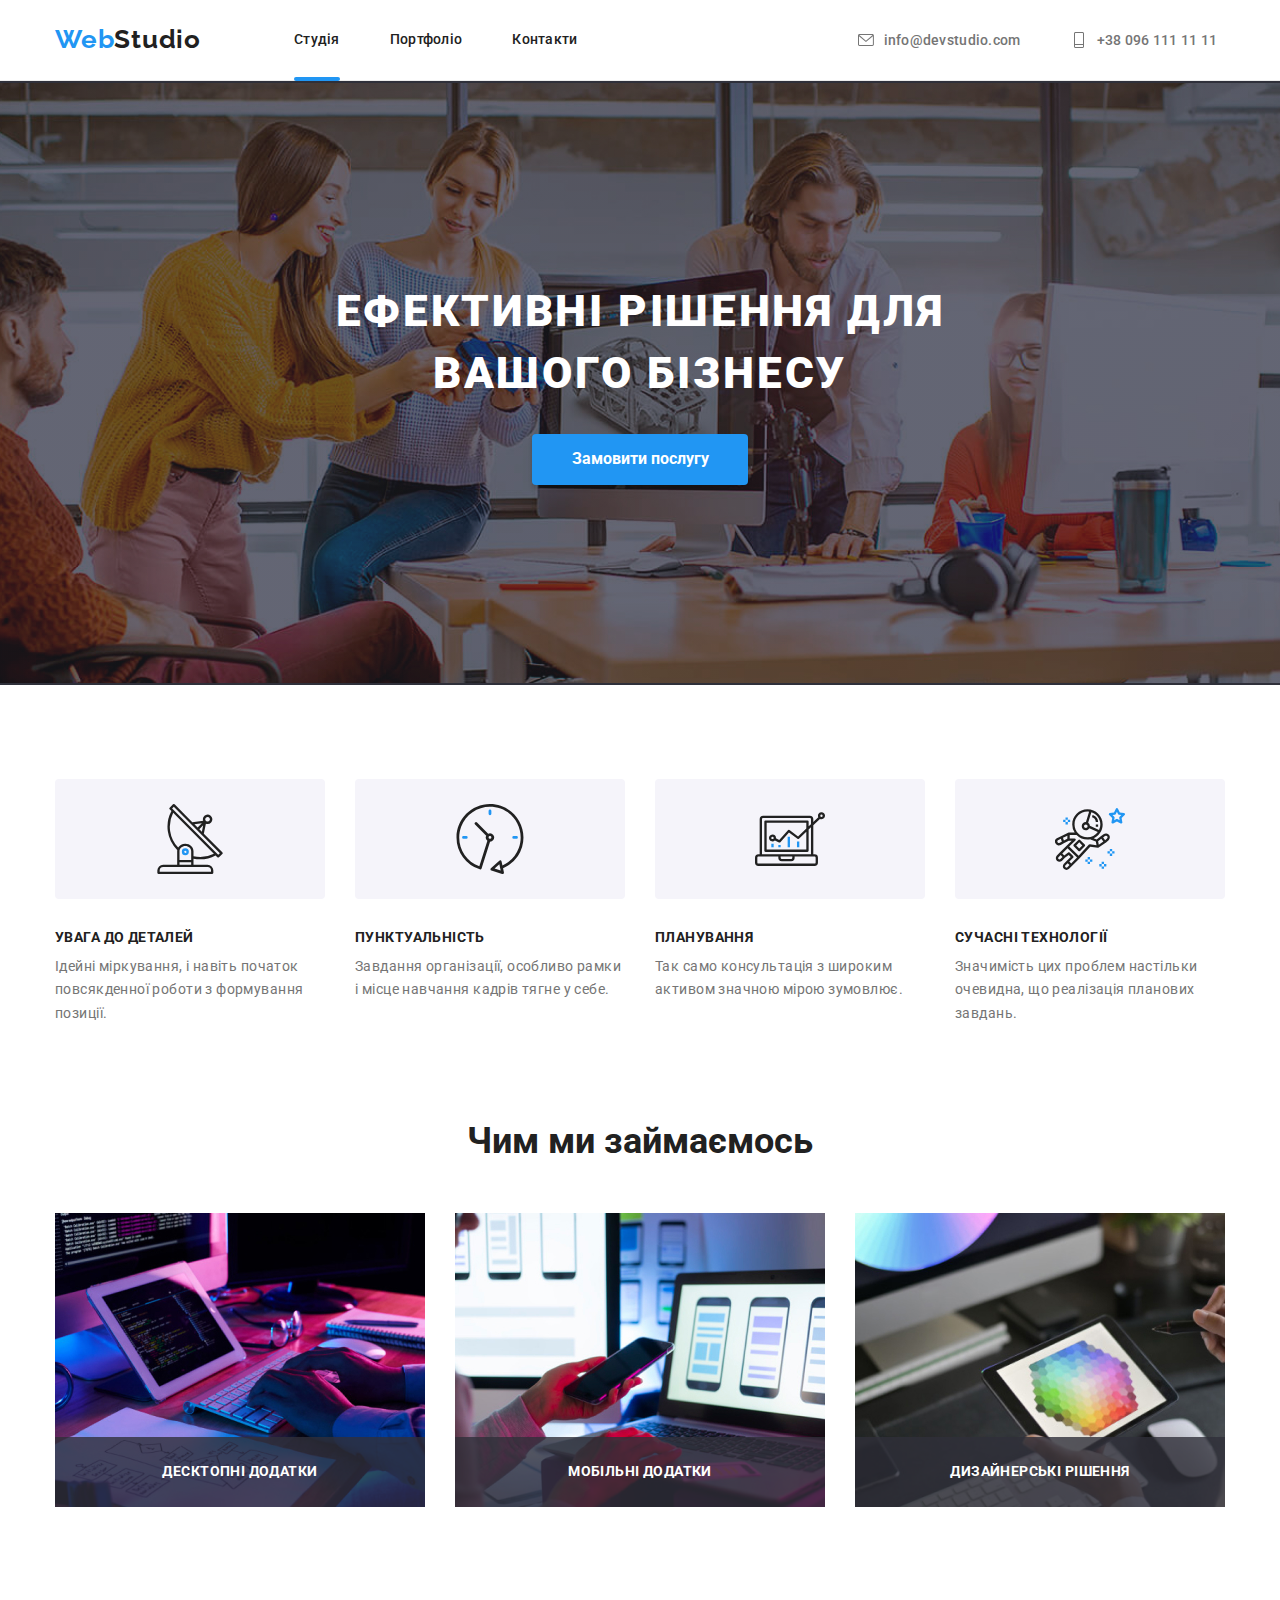
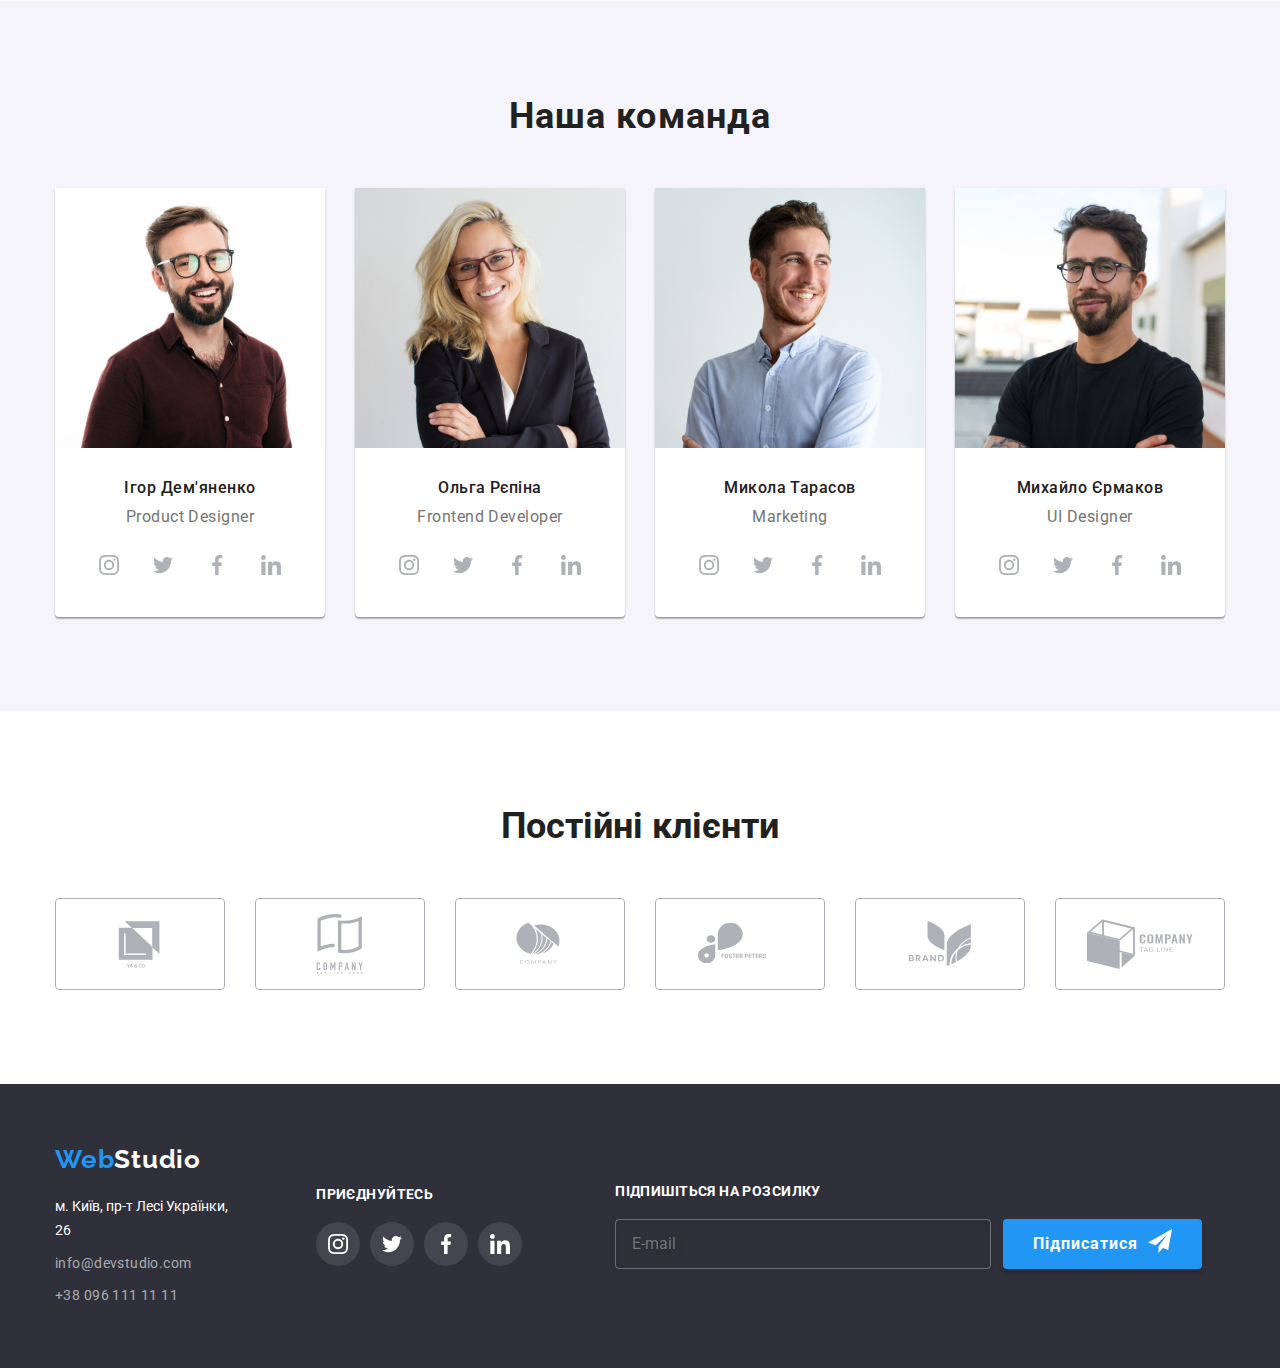
<file: index.html>
<!DOCTYPE html>
<html lang="uk">
<head>
    <meta charset="UTF-8">
    <meta http-equiv="X-UA-Compatible" content="IE=edge">
    <meta name="viewport" content="width=device-width, initial-scale=1.0">
    <link rel="preconnect" href="https://fonts.googleapis.com">
    <link rel="preconnect" href="https://fonts.gstatic.com" crossorigin>
    <link href="https://fonts.googleapis.com/css2?family=Raleway:wght@700&family=Roboto:wght@400;500;700;900&display=swap"
        rel="stylesheet">
    <link rel="stylesheet" href="https://cdnjs.cloudflare.com/ajax/libs/modern-normalize/1.1.0/modern-normalize.min.css">
    <link rel="stylesheet" href="styles/styles.css">
    <title>Головна</title>
</head>
<body>
    <!--Верхня лінія-->
    <header>
        <div class="container top">
            <nav class="top">
                <a class="logo" href="./index.html">Web<span class="logo-black">Studio</span></a>
                <ul class="nav">
                    <li class="nav-list">
                        <a class="item current" href="./index.html">Студія</a>
                    </li>
                    <li class="nav-list">
                        <a class="item" href="./portfolio.html">Портфоліо</a>
                    </li>
                    <li class="nav-list">
                        <a class="item" href="">Контакти</a>
                    </li>
                </ul>
                <ul class="adr-list">
                    <li class="item">
                        <a class="top-adr" href="mailto:info@devstudio.com">
                            <span class="header-icon">
                                <svg class="contact-icon" width="16" height="16">
                                    <use href="./images/icons.svg#icon-mail"></use>
                                </svg>
                            </span>
                            info@devstudio.com</a>
                    </li>
                    <li class="item">
                        <a class="top-adr" href="tel:+380961111111">
                            <span class="header-icon">
                                <svg class="contact-icon" width="16" height="16">
                                    <use href="./images/icons.svg#icon-tel"></use>
                                </svg>
                            </span>
                            +38 096 111 11 11</a>
                    </li>
                </ul>
            </nav>
        </div>
    </header>
    <main>
    <!--Герой-->
    <section class="solution section">
        <div class="container">
            <h1 class="solution-text">ЕФЕКТИВНІ РІШЕННЯ ДЛЯ<br> ВАШОГО БІЗНЕСУ</h1>
        <button type="button" class="solution-button" data-modal-open>Замовити послугу</button>
        </div>
        <!--Модальне вікно-->
        <div class="backdrop is-hidden" data-modal>
            <div class="modal">
                <button class="close" data-modal-close>
                    <svg class="close-svg" width="18" height="18">
                        <use href="./images/icons.svg#icon-close"></use>
                    </svg>
                </button>
                <!--Форма-->
                <h2 class="form-title">Залиште свої дані, ми вам передзвонимо</h2>
                <form name="contact-form" class="contact-form">
                    <label class="form-label" for="person-name">Ім'я</label>
                    <div class="form-control">
                        <input class="form-input" id="person-name" type="text" name="person-name" required/>
                        <svg class="form-icon" width="16" height="16">
                            <use href="./images/icons.svg#icon-person-black"></use>
                        </svg>
                    </div>
                
                    <label class="form-label" for="person-phone">Телефон</label>
                    <div class="form-control">
                        <input class="form-input" id="person-phone" type="tel" name="person-phone" required/>
                        <svg class="form-icon" width="16" height="16">
                            <use href="./images/icons.svg#icon-phone-black"></use>
                        </svg>
                    </div>
                
                    <label class="form-label" for="person-mail">Пошта</label>
                    <div class="form-control">
                        <input class="form-input" id="person-mail" type="email" name="person-mail" required/>
                        <svg class="form-icon" width="16" height="16">
                            <use href="./images/icons.svg#icon-email-black"></use>
                        </svg>
                    </div>
                
                    <label class="form-label" for="person-comment">Коментар</label>
                    <textarea class="form-textarea" id="person-comment" name="person-comment"
                        placeholder="Введіть коментар..."></textarea>
                
                    <input class="checkbox-input visually-hidden" id="terms-checkbox" type="checkbox" name="terms-checkbox" />
                    <label class="checkbox-label" for="terms-checkbox">
                        Погоджуюся з розсилкою та приймаю
                        <a class="form-link" href="#">Умови договору</a>
                    </label>
                
                    <button class="form-button primary-button" type="submit">
                        Віправити
                    </button>
                </form>
                <!--Кінець форми-->
            </div>
        </div>
    </section>
    <!--Особливості-->
    <section class="feature section">
        <div class="container">
            <h2 class="visually-hidden">Особливості</h2>
            <ul class="features">
                <li class="features-item">
                        <div class="group-icon">
                            <svg class="feature-icon" width="70" height="70">
                            <use href="./images/icons.svg#icon-antenna"></use>
                        </svg>
                        </div>
                        <h3 class="features-title">УВАГА ДО ДЕТАЛЕЙ</h3>
                        <p class="features-text">Ідейні міркування, і навіть початок повсякденної роботи з формування позиції.</p>
                </li>
                <li class="item">
                    <div class="group-icon">
                        <svg class="feature-icon" width="70" height="70">
                            <use href="./images/icons.svg#icon-clock"></use>
                        </svg>
                    </div>
                    <h3 class="features-title">ПУНКТУАЛЬНІСТЬ</h3>
                    <p class="features-text">Завдання організації, особливо рамки і місце навчання кадрів тягне у себе.</p>
                </li>
                <li class="item">
                    <div class="group-icon">
                        <svg class="feature-icon" width="70" height="70">
                            <use href="./images/icons.svg#icon-diagram"></use>
                        </svg>
                    </div>
                    <h3 class="features-title">ПЛАНУВАННЯ</h3>
                    <p class="features-text">Так само консультація з широким активом значною мірою зумовлює.</p>
                </li>
                <li class="item">
                <div class="group-icon">
                    <svg class="feature-icon" width="70" height="70">
                        <use href="./images/icons.svg#icon-astronaut"></use>
                    </svg>
                </div>
                    <h3 class="features-title">СУЧАСНІ ТЕХНОЛОГІЇ</h3>
                    <p class="features-text">Значимість цих проблем настільки очевидна, що реалізація планових завдань.</p>
                </li>
            </ul>
        </div>    
    </section>
    <!--Чим ми займаємось-->
    <section class="section work">
        <div class="container">
            <h2 class="what-we-do-text">Чим ми займаємось</h2>
            <ul class="what-we-do">
                <li class="item">
                    <div class="work-item">
                        <img src="images/img1.jpg" alt="Програміст пише код" width="370">
                        <div class="thumb-work">
                            <p class="work-title">Десктопні додатки</p>
                        </div>
                    </div>
                    
                </li>
                <li class="item">
                    <div class="work-item">
                        <img src="images/img2.jpg" alt="Розробник працює над інтерфейсом мобільного телефону" width="370">
                        <div class="thumb-work">
                            <p class="work-title">Мобільні додатки</p>
                        </div>
                    </div>
                </li>
                <li class="item">
                    <div class="work-item">
                        <img src="images/img3.jpg" alt="Дизайнер тримає в руках планшет та вибирає колір макету" width="370">
                        <div class="thumb-work">
                            <p class="work-title">Дизайнерські рішення</p>
                        </div>
                    </div>
                </li>
            </ul>
        </div>
    </section>
    <!--Наша команда-->
    <section class="section our-team">
        <div class="container">
            <h2 class="team-title">Наша команда</h2>
        <ul class="team">
                <li class="team-item">
                        <img src="images/photo1.jpg" alt="Фото 1" width="270">
                        <div class="team-box">
                            <h3 class="team-member">Ігор Дем'яненко</h3>
                            <p class="team-text">Product Designer</p>
                            <ul class="team-netlist">
                                <li class="netlink-item">
                                    <a href="" class="netlink">
                                        <svg class="net-icon" width="20" height="20">
                                            <use href="./images/icons.svg#icon-instagram"></use>
                                        </svg>
                                    </a>
                                </li>
                                <li class="netlink-item">
                                    <a href="" class="netlink">
                                        <svg class="net-icon" width="20" height="20">
                                            <use href="./images/icons.svg#icon-twitter"></use>
                                        </svg>
                                    </a>
                                </li>
                                <li class="netlink-item">
                                    <a href="" class="netlink">
                                        <svg class="net-icon" width="20" height="20">
                                            <use href="./images/icons.svg#icon-facebook"></use>
                                        </svg>
                                    </a>
                                </li>
                                <li class="netlink-item">
                                    <a href="" class="netlink">
                                        <svg class="net-icon" width="20" height="20">
                                            <use href="./images/icons.svg#icon-linkedin"></use>
                                        </svg>
                                    </a>
                                </li>
                            </ul>
                        </div>
                </li>
                <li class="team-item">
                        <img src="images/photo2.jpg" alt="Фото 2" width="270">
                        <div class="team-box">
                            <h3 class="team-member">Ольга Рєпіна</h3>
                            <p class="team-text">Frontend Developer</p>
                            <ul class="team-netlist">
                                <li class="netlink-item">
                                    <a href="" class="netlink">
                                        <svg class="net-icon" width="20" height="20">
                                            <use href="./images/icons.svg#icon-instagram"></use>
                                        </svg>
                                    </a>
                                </li>
                                <li class="netlink-item">
                                    <a href="" class="netlink">
                                        <svg class="net-icon" width="20" height="20">
                                            <use href="./images/icons.svg#icon-twitter"></use>
                                        </svg>
                                    </a>
                                </li>
                                <li class="netlink-item">
                                    <a href="" class="netlink">
                                        <svg class="net-icon" width="20" height="20">
                                            <use href="./images/icons.svg#icon-facebook"></use>
                                        </svg>
                                    </a>
                                </li>
                                <li class="netlink-item">
                                    <a href="" class="netlink">
                                        <svg class="net-icon" width="20" height="20">
                                            <use href="./images/icons.svg#icon-linkedin"></use>
                                        </svg>
                                    </a>
                                </li>
                            </ul>
                        </div>
                </li>
                <li class="team-item">
                        <img src="images/photo3.jpg" alt="Фото 3" width="270">
                        <div class="team-box">
                            <h3 class="team-member">Микола Тарасов</h3>
                            <p class="team-text">Marketing</p>
                            <ul class="team-netlist">
                                <li class="netlink-item">
                                    <a href="" class="netlink">
                                        <svg class="net-icon" width="20" height="20">
                                            <use href="./images/icons.svg#icon-instagram"></use>
                                        </svg>
                                    </a>
                                </li>
                                <li class="netlink-item">
                                    <a href="" class="netlink">
                                        <svg class="net-icon" width="20" height="20">
                                            <use href="./images/icons.svg#icon-twitter"></use>
                                        </svg>
                                    </a>
                                </li>
                                <li class="netlink-item">
                                    <a href="" class="netlink">
                                        <svg class="net-icon" width="20" height="20">
                                            <use href="./images/icons.svg#icon-facebook"></use>
                                        </svg>
                                    </a>
                                </li>
                                <li class="netlink-item">
                                    <a href="" class="netlink">
                                        <svg class="net-icon" width="20" height="20">
                                            <use href="./images/icons.svg#icon-linkedin"></use>
                                        </svg>
                                    </a>
                                </li>
                            </ul>
                        </div>
                </li>
                <li class="team-item">
                        <img src="images/photo4.jpg" alt="Фото 4" width="270">
                        <div class="team-box">
                            <h3 class="team-member">Михайло Єрмаков</h3>
                            <p class="team-text">UI Designer</p>
                            <ul class="team-netlist">
                                <li class="netlink-item">
                                    <a href="" class="netlink">
                                        <svg class="net-icon" width="20" height="20">
                                            <use href="./images/icons.svg#icon-instagram"></use>
                                        </svg>
                                    </a>
                                </li>
                                <li class="netlink-item">
                                    <a href="" class="netlink">
                                        <svg class="net-icon" width="20" height="20">
                                            <use href="./images/icons.svg#icon-twitter"></use>
                                        </svg>
                                    </a>
                                </li>
                                <li class="netlink-item">
                                    <a href="" class="netlink">
                                        <svg class="net-icon" width="20" height="20">
                                            <use href="./images/icons.svg#icon-facebook"></use>
                                        </svg>
                                    </a>
                                </li>
                                <li class="netlink-item">
                                    <a href="" class="netlink">
                                        <svg class="net-icon" width="20" height="20">
                                            <use href="./images/icons.svg#icon-linkedin"></use>
                                        </svg>
                                    </a>
                                </li>
                            </ul>
                        </div>
                </li> 
        </ul>
        </div>
    </section>
    <!--Постійні клієнти-->
    <section class="section clients">
        <div class="container">
            <h2 class="clients-title">Постійні клієнти</h2>
                <ul class="client-list">
                    <li class="client-item">
                        <a class="client-link" href="">
                            <svg class="client-icon" width="106" height="60">
                                <use href="./images/icons.svg#icon-yaco"></use>
                            </svg>
                        </a>
                    </li>
                    <li class="client-item">
                        <a class="client-link" href="">
                            <svg class="client-icon" width="106" height="60">
                                <use href="./images/icons.svg#icon-tagline"></use>
                            </svg>
                        </a>
                    </li>
                    <li class="client-item">
                        <a class="client-link" href="">
                            <svg class="client-icon" width="106" height="60">
                                <use href="./images/icons.svg#icon-company"></use>
                            </svg>
                        </a>
                    </li>
                    <li class="client-item">
                        <a class="client-link" href="">
                            <svg class="client-icon" width="106" height="60">
                                <use href="./images/icons.svg#icon-fosterpeters"></use>
                            </svg>
                        </a>
                    </li>
                    <li class="client-item">
                        <a class="client-link" href="">
                            <svg class="client-icon" width="106" height="60">
                                <use href="./images/icons.svg#icon-brand"></use>
                            </svg>
                        </a>
                    </li>
                    <li class="client-item">
                        <a class="client-link" href="">
                            <svg class="client-icon" width="106" height="60">
                                <use href="./images/icons.svg#icon-company-tag-line"></use>
                            </svg>
                        </a>
                    </li>
                </ul>
        </div>
    </section>
    </main>
    <!--Футер-->
    <footer class="footer">
        <div class="container">
            <div class="footer-block">
                <div class="footer-logo">
                    <a class="logo" href="./index.html">Web<span class="logo-acc">Studio</span></a>
                    <address>
                        <ul class="addr">
                            <li class="addr-item"><a class="footer-adr" href="https://goo.gl/maps/CPtrU1FHBa2aNyZL9"
                                    target="_blank" rel="noopener noreferrer nofollow">м.
                                    Київ, пр-т Лесі Українки, 26</a></li>
                            <li class="addr-item"><a class="footer-a"
                                    href="mailto:info@devstudio.com">info@devstudio.com</a></li>
                            <li class="addr-item"><a class="footer-a" href="tel:+380961111111">+38 096 111 11 11</a></li>
                        </ul>
                    </address>
                </div>
                <div class="join-container">
                    <h2 class="join-title">Приєднуйтесь</h2>
                    <ul class="join-list list">
                        <li class="join-item">
                            <a href="" class="join-link link">
                                <svg class="join-svg" width="20" height="20">
                                    <use href="./images/icons.svg#icon-instagram"></use>
                                </svg>
                            </a>
                        </li>
                        <li class="join-item">
                            <a href="" class="join-link link">
                                <svg class="join-svg" width="20" height="20">
                                    <use href="./images/icons.svg#icon-twitter"></use>
                                </svg>
                            </a>
                        </li>
                        <li class="join-item">
                            <a href="" class="join-link link">
                                <svg class="join-svg" width="20" height="20">
                                    <use href="./images/icons.svg#icon-facebook"></use>
                                </svg>
                            </a>
                        </li>
                        <li class="join-item">
                            <a href="" class="join-link link">
                                <svg class="join-svg" width="20" height="20">
                                    <use href="./images/icons.svg#icon-linkedin"></use>
                                </svg>
                            </a>
                        </li>
                    </ul>
                </div>
                    <div class="sign-up-container">
                    <form name="sign-up-form" class="sign-up">
                    <div class="sign-up-email">
                        <h2 class="sign-up-title">Підпишіться на розсилку</h2>
                        <label class="visually-hidden" for="person-email">Елекронна пошта</label>
                        <input class="form-sign-up" id="person-email" type="email" name="person-email" placeholder="E-mail" required/>
                    </div>
                    <div class="sign-up-submit">
                        <button class="sign-up-button " type="submit">
                            Підписатися
                            <svg class="icon-sing-up" width="24" height="24">
                                <use href="./images/icons.svg#icon-send"></use>
                            </svg>
                        </button>
                    </div>
                </form>
                </div>
            </div>
        </div>
    </footer>
    <!--Підключення скрипта-->
    <script src="./js/modal.js"></script>
</body>
</html>
</file>
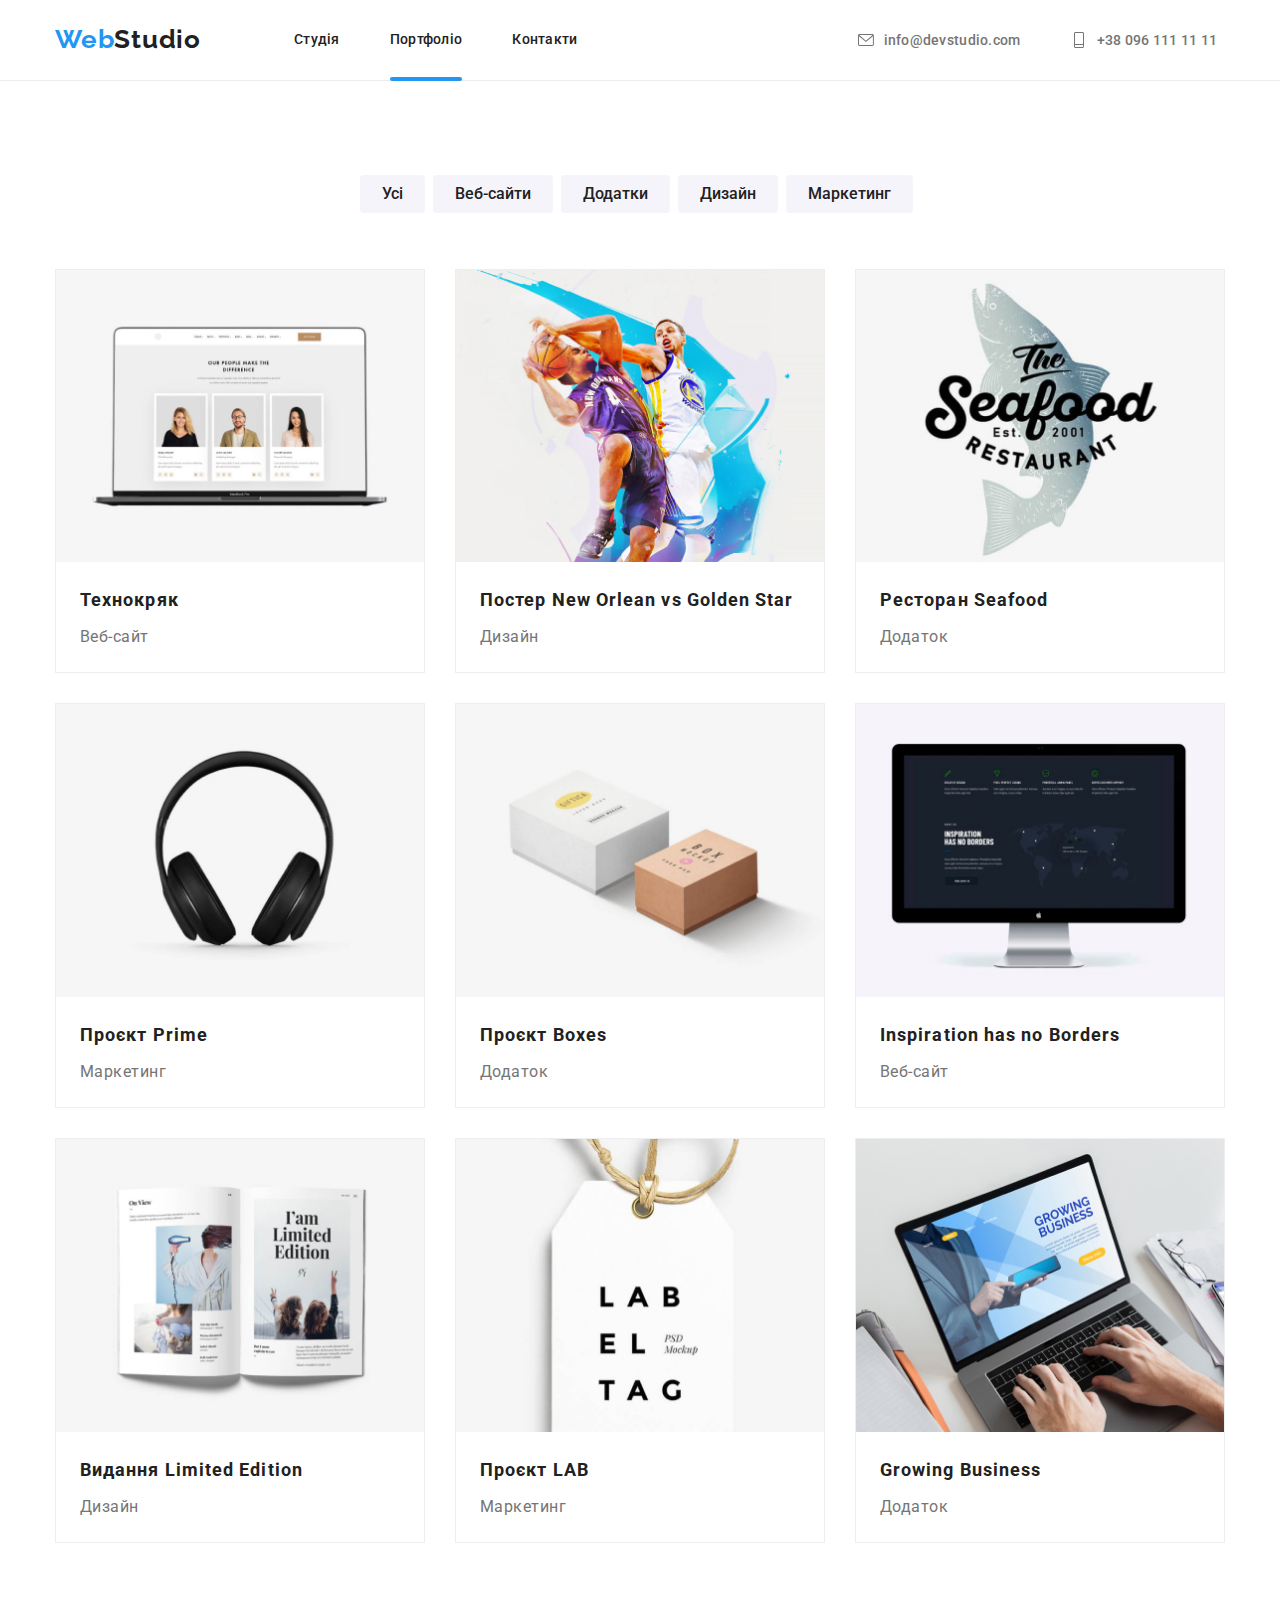
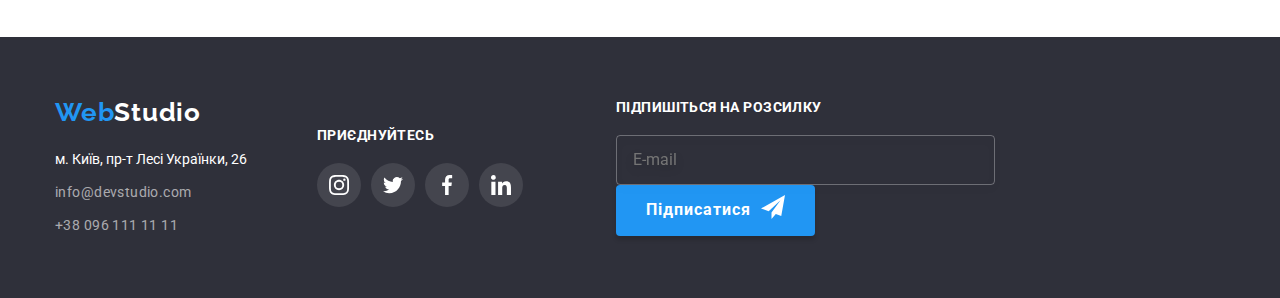
<file: portfolio.html>
<!DOCTYPE html>
<html lang="uk">
<head>
        <meta charset="UTF-8">
        <meta http-equiv="X-UA-Compatible" content="IE=edge">
        <meta name="viewport" content="width=device-width, initial-scale=1.0">
        <link rel="preconnect" href="https://fonts.googleapis.com">
        <link rel="preconnect" href="https://fonts.gstatic.com" crossorigin>
        <link
            href="https://fonts.googleapis.com/css2?family=Raleway:wght@700&family=Roboto:wght@400;500;700;900&display=swap"
            rel="stylesheet">
        <link rel="stylesheet" href="https://cdnjs.cloudflare.com/ajax/libs/modern-normalize/1.1.0/modern-normalize.min.css">
        <link rel="stylesheet" href="styles/styles.css">
        <title>Портфоліо</title>
</head>
<body>
    <!--Верхня лінія-->
    <header>
        <div class="container top">
            <nav class="top">
                <a class="logo" href="./index.html">Web<span class="logo-black">Studio</span></a>
                <ul class="nav">
                    <li class="nav-list">
                        <a class="item" href="./index.html">Студія</a>
                    </li>
                    <li class="nav-list">
                        <a class="item current" href="./portfolio.html">Портфоліо</a>
                    </li>
                    <li class="nav-list">
                        <a class="item" href="">Контакти</a>
                    </li>
                </ul>
                <ul class="adr-list">
                    <li class="item">
                        <a class="top-adr" href="mailto:info@devstudio.com">
                            <span class="header-icon">
                                <svg class="contact-icon" width="16" height="16">
                                    <use href="./images/icons.svg#icon-mail"></use>
                                </svg>
                            </span>
                            info@devstudio.com</a>
                    </li>
                    <li class="item">
                        <a class="top-adr" href="tel:+380961111111">
                            <span class="header-icon">
                                <svg class="contact-icon" width="16" height="16">
                                    <use href="./images/icons.svg#icon-tel"></use>
                                </svg>
                            </span>
                            +38 096 111 11 11</a>
                    </li>
                </ul>
            </nav>
        </div>
    </header>
<main>
<section class="filter section">
    <div class="container">
        <h1 class="visually-hidden">Приклади робіт</h1>
        <ul class="button">
            <li class="item">
                <button class="example-button" type="button">Усі</button>
            </li>
            <li class="item">
                <button class="example-button" type="button">Веб-сайти</button>
            </li>
            <li class="item">
                <button class="example-button" type="button">Додатки</button>
            </li>
            <li class="item">
                <button class="example-button" type="button">Дизайн</button>
            </li>
            <li class="item">
                <button class="example-button" type="button">Маркетинг</button>
            </li>
        </ul>
        <ul class="example">
            <li class="item">
                <a class="card-link" href="#">
                    <div class="example-card">
                        <img src="./images/Tekhno.jpg" alt="Приклад вебсайту" width="370">
                        <div class="card-overlay">
                            <p class="card-text">
                                Ресурс пропонує комплексні пропозиції з різним рівнем
                                функціоналу та сервісів. Все це дозволить відвідувачу
                                отримати вичерпні відомості про компанію чи приватну
                                особу.
                            </p>
                        </div>
                    </div>
                        <div class="card-box">
                            <h2 class="example-title">Технокряк</h2>
                            <p class="example-text">Веб-сайт</p>
                        </div>
                </a>
            </li>
            <li class="item">
                <a class="card-link" href="#">
                    <div class="example-card">
                    <img src="./images/NewOrleanvsGoldenStar.jpg" alt="Приклад вебсайту" width="370">
                    <div class="card-overlay">
                        <p class="card-text">
                            Ресурс пропонує комплексні пропозиції з різним рівнем
                            функціоналу та сервісів. Все це дозволить відвідувачу
                            отримати вичерпні відомості про компанію чи приватну
                            особу.
                        </p>
                    </div>
                    </div>
                    <div class="card-box">
                        <h2 class="example-title">Постер New Orlean vs Golden Star</h2>
                        <p class="example-text">Дизайн</p>
                    </div>
                </a>
            </li>
            <li class="item">
                <a class="card-link" href="#">
                    <div class="example-card">
                    <img src="./images/Seafood.jpg" alt="Приклад додатку" width="370">
                    <div class="card-overlay">
                        <p class="card-text">
                            Ресурс пропонує комплексні пропозиції з різним рівнем
                            функціоналу та сервісів. Все це дозволить відвідувачу
                            отримати вичерпні відомості про компанію чи приватну
                            особу.
                        </p>
                    </div>
                    </div>
                    <div class="card-box">
                        <h2 class="example-title">Ресторан Seafood</h2>
                        <p class="example-text">Додаток</p>
                    </div>
                </a>
            </li>
            <li class="item">
                <a class="card-link" href="#">
                <div class="example-card">
                     <img src="./images/Prime.jpg" alt="Приклад маркетингу" width="370">
                             <div class="card-overlay">
                                <p class="card-text">
                                Ресурс пропонує комплексні пропозиції з різним рівнем
                                функціоналу та сервісів. Все це дозволить відвідувачу
                                отримати вичерпні відомості про компанію чи приватну
                                особу.
                                </p>
                            </div>
                </div>
                    <div class="card-box">
                        <h2 class="example-title">Проєкт Prime</h2>
                        <p class="example-text">Маркетинг</p>
                    </div>
                </a>
            </li>
             <li class="item">
                <a class="card-link" href="#">
                <div class="example-card">
                    <img src="./images/Boxes.jpg" alt="Приклад додатку" width="370">
                    <div class="card-overlay">
                        <p class="card-text">
                            Ресурс пропонує комплексні пропозиції з різним рівнем
                            функціоналу та сервісів. Все це дозволить відвідувачу
                            отримати вичерпні відомості про компанію чи приватну
                            особу.
                        </p>
                    </div>
                </div>
                    <div class="card-box">
                        <h2 class="example-title">Проєкт Boxes</h2>
                        <p class="example-text">Додаток</p>
                    </div>
                </a>
            </li>
            <li class="item">
                <a class="card-link" href="#">
                    <div class="example-card">
                        <img src="./images/InspirationhasnoBorders.jpg" alt="Приклад вебсайту" width="370">
                    <div class="card-overlay">
                        <p class="card-text">
                            Ресурс пропонує комплексні пропозиції з різним рівнем
                            функціоналу та сервісів. Все це дозволить відвідувачу
                            отримати вичерпні відомості про компанію чи приватну
                            особу.
                        </p>
                    </div>
                    </div>
                    <div class="card-box">
                        <h2 class="example-title">Inspiration has no Borders</h2>
                        <p class="example-text">Веб-сайт</p>
                    </div>
                </a>
            </li>
            <li class="item">
                <a class="card-link" href="#">
                    <div class="example-card">
                         <img src="./images/LimitedEdition.jpg" alt="Приклад дизайну" width="370">
                              <div class="card-overlay">
                                  <p class="card-text">
                            Ресурс пропонує комплексні пропозиції з різним рівнем
                            функціоналу та сервісів. Все це дозволить відвідувачу
                            отримати вичерпні відомості про компанію чи приватну
                            особу.
                                 </p>
                             </div>
                    </div>
                    <div class="card-box">
                        <h2 class="example-title">Видання Limited Edition</h2>
                        <p class="example-text">Дизайн</p>
                    </div>
                </a>
            </li>
            <li class="item">
                <a class="card-link" href="#">
                    <div class="example-card">
                            <img src="./images/ProjectLab.jpg" alt="Приклад маркетингу" width="370">
                        <div class="card-overlay">
                            <p class="card-text">
                               Ресурс пропонує комплексні пропозиції з різним рівнем
                               функціоналу та сервісів. Все це дозволить відвідувачу
                                отримати вичерпні відомості про компанію чи приватну
                               особу.
                            </p>
                        </div>
                    </div>
                    <div class="card-box">
                        <h2 class="example-title">Проєкт LAB</h2>
                        <p class="example-text">Маркетинг</p>
                    </div>
                </a>
            </li>
            <li class="item">
                <a class="card-link" href="#">
                    <div class="example-card">
                    <img src="./images/GrowingBusiness.jpg" alt="Приклад додатку" width="370">
                    <div class="card-overlay">
                        <p class="card-text">
                            Ресурс пропонує комплексні пропозиції з різним рівнем
                            функціоналу та сервісів. Все це дозволить відвідувачу
                            отримати вичерпні відомості про компанію чи приватну
                            особу.
                        </p>
                    </div>
                    </div>
                    <div class="card-box">
                        <h2 class="example-title">Growing Business</h2>
                        <p class="example-text">Додаток</p>
                    </div>
                </a>
            </li>
        </ul>  
    </div>
</section>
</main>
<!--Футер-->
    <footer class="footer">
        <div class="container">
            <div class="footer-block">
                <div class="footer-logo">
                    <a class="logo" href="./index.html">Web<span class="logo-acc">Studio</span></a>
                    <address>
                        <ul class="addr">
                            <li class="addr-item"><a class="footer-adr" href="https://goo.gl/maps/CPtrU1FHBa2aNyZL9"
                                    target="_blank" rel="noopener noreferrer nofollow">м.
                                    Київ, пр-т Лесі Українки, 26</a></li>
                            <li class="addr-item"><a class="footer-a"
                                    href="mailto:info@devstudio.com">info@devstudio.com</a></li>
                            <li class="addr-item"><a class="footer-a" href="tel:+380961111111">+38 096 111 11 11</a></li>
                        </ul>
                    </address>
                </div>
                <div class="join-container">
                    <h2 class="join-title">Приєднуйтесь</h2>
                    <ul class="join-list list">
                        <li class="join-item">
                            <a href="" class="join-link link">
                                <svg class="join-svg" width="20" height="20">
                                    <use href="./images/icons.svg#icon-instagram"></use>
                                </svg>
                            </a>
                        </li>
                        <li class="join-item">
                            <a href="" class="join-link link">
                                <svg class="join-svg" width="20" height="20">
                                    <use href="./images/icons.svg#icon-twitter"></use>
                                </svg>
                            </a>
                        </li>
                        <li class="join-item">
                            <a href="" class="join-link link">
                                <svg class="join-svg" width="20" height="20">
                                    <use href="./images/icons.svg#icon-facebook"></use>
                                </svg>
                            </a>
                        </li>
                        <li class="join-item">
                            <a href="" class="join-link link">
                                <svg class="join-svg" width="20" height="20">
                                    <use href="./images/icons.svg#icon-linkedin"></use>
                                </svg>
                            </a>
                        </li>
                    </ul>
                </div>
                <form name="sign-up-form" class="sign-up-container">
                    <div class="sign-up-email">
                        <h2 class="sign-up-title">Підпишіться на розсилку</h2>
                        <label class="visually-hidden" for="person-email">Елекронна пошта</label>
                        <input class="form-sign-up" id="person-email" type="email" name="person-email" placeholder="E-mail"
                            required />
                    </div>
                    <div class="sign-up-submit">
                        <button class="sign-up-button " type="submit">
                            Підписатися
                            <svg class="icon-sing-up" width="24" height="24">
                                <use href="./images/icons.svg#icon-send"></use>
                            </svg>
                        </button>
                    </div>
                </form>
            </div>
        </div>
    </footer>
</body>
</html>
</file>
<file: styles/styles.css>
:root {
    --title-text-color: #212121;
    --other-text-color: #ffffff;
    --primary-text-color: #757575;
    --accent-color: #2196F3;
    --time-function: cubic-bezier(0.4, 0, 0.2, 1);
}
body {
font-family: Roboto;
color: var(--title-text-color);
    margin: 0 auto;
}
a:link,
a:visited,
a:hover,
a:active {
    text-decoration: none;
}
h1,
h2,
h3,
h4,
h5,
h6,
p,
ul {
    margin: 0;
    padding: 0;
}

li {
    list-style-type: none;
}
.container {
    width: 1200px;
    margin-left: auto;
    margin-right: auto;
    margin-bottom: 0;
    padding-left: 15px;
    padding-right: 15px; 
}

.section {
    width: 100%;
    padding-top: 94px;
    padding-bottom: 94px;
}
.visually-hidden {
    position: absolute;
    white-space: nowrap;
    width: 1px;
    height: 1px;
    overflow: hidden;
    border: 0;
    padding: 0;
    clip: rect(0 0 0 0);
    clip-path: inset(50%);
    margin: -1px;
}

img {
    display: block;
    max-width: 100%;
    height: auto;
}
/*Верхня лінія*/
.top {
    background: var(--other-text-color);
    display: flex;
    align-items: center;
}
.logo {
    color:var(--accent-color);
    font-family: 'Raleway';
    font-style: normal;
    font-weight: 700;
    font-size: 26px;
    line-height: 1.2;
    letter-spacing: 0.03em;
}
.logo-black {
    color: var(--title-text-color);    
}
.nav {
    display: flex;
    margin-left: 93px;
    align-items: center;
}
 .nav .nav-list {
    margin-left: 50px;
    margin-top: 0;
    margin-bottom: 0;
 }
 nav .nav-list:first-child {
    margin-left: 0;
 }
 .nav-list .item {
    position: relative;
    display: block;
    padding-top: 32px;
    padding-bottom: 32px;
    font-weight: 500;
    font-size: 14px;
    line-height: 1.14;
    letter-spacing: 0.02em;
    color: var(--title-text-color);   
    transition: color 250ms var(--time-function);
 }
 .nav-list .item current {
     color: var(--accent-color);
 }

 .current::after {
     position: absolute;
     left: 0;
     bottom: -1px;
     content: "";
     display: block;
     width: 100%;
     height: 4px;
     border-radius: 2px;
     background: var(--accent-color);
 }
 .adr-list .item+.item {
     margin-left: 50px;
 }
 .adr-list {
    display: flex;
    margin-left: 280px;
}
 .top-adr {
     font-weight: 500;
     font-size: 14px;
     letter-spacing: 0.02em;
     color: var(--primary-text-color);
    display: flex;
    justify-content: center;
    align-items: center;
    transition: color 250ms var(--time-function);
 }
.contact-icon {
    display: flex;
    justify-content: center;
    align-items: center;
    fill: currentColor;
}

 .nav-list .item:hover,
 .nav-list .item:focus,
 .top-adr:hover,
 .top-adr:focus{
    color: var(--accent-color);
 }

header {
    border-bottom: 1px solid #ECECEC;
}
.header-icon {
    margin-right: 10px;
}
 /*Герой*/
.solution {
    background-color: #2F303A;
    background-image: linear-gradient(
        rgba(47, 48, 58, 0.4),
        rgba(47, 48, 58, 0.4)),
        url(../images/hero-img.jpg);
    background-repeat: no-repeat;
    background-position: center;
    text-align: center;
}
.solution{
    padding-top: 200px;
    padding-bottom: 200px;
}
.solution-text {
    font-weight: 900;
    font-size: 44px;
    line-height: 1.4;
    text-align: center;
    letter-spacing: 0.06em;
    color: var(--other-text-color);
    margin-bottom: 30px;
}
.solution-button {
    display: inline-block;
    padding: 10px 32px;
    min-width: 216px;
    border: none;
    cursor: pointer;
    background-color: #2196F3;
    box-shadow: 0px 4px 4px rgba(0, 0, 0, 0.15);
    border-radius: 4px;
    font-family: 'Roboto';
    font-style: normal;
    font-weight: 700;
    font-size: 16px;
    line-height: 1.9;
    color: var(--other-text-color);
    transition: background-color 250ms var(--time-function);

}
.solution-button:hover,
.solution-button:focus {
    background-color: #188ce8;
}

/*Особливості*/
.features {
    display: flex;
    flex-direction: row;
    gap: 30px;
}
.feature {
    padding-bottom: 0;
}
.features-item {
    width: 270px;
}

.group-icon {
    display: flex;
    width: 270px;
    height: 120px;
    margin-bottom: 30px;
    justify-content: center;
    align-items: center;
    border-radius: 4px;
    background-color: #F5F4FA;
   
}
.features-title {
    width: 270px;
    height: 16px;
    font-weight: 700;
    font-size: 14px;
    line-height: 1.15;
    letter-spacing: 0.03em;
    text-transform: uppercase;
    margin-bottom: 10px;
}
.features-text {
    font-size: 14px;
    line-height: 1.7;
    letter-spacing: 0.03em;
    color: #757575;
}

/*Чим ми займаємось*/
.what-we-do {
    display: flex;
    flex-direction: row;
}
.what-we-do-text {
    font-weight: 700;
    font-size: 36px;
    line-height: 1.2;
    text-align: center;
    margin-bottom: 50px;
    }

.what-we-do .item:not(:last-child) {
    margin-right: 30px;
}
.work-item {
    position: relative;
}

.thumb-work {
    position: absolute;
    bottom: 0;
    display: flex;
    justify-content: center;
    align-items: center;
}

.thumb-work::before {
    content: "";
    width: 370px;
    height: 70px;
    background-color: rgba(47, 48, 58, 0.8);
}

.work-title {
    position: absolute;
    font-family: 'Roboto';
    font-style: normal;
    font-weight: 700;
    font-size: 14px;
    line-height: 1.14;
    text-align: center;
    letter-spacing: 0.03em;
    text-transform: uppercase;
    color: var(--other-text-color);

}
    /*Наша команда*/
.our-team {
    background: #F5F4FA;
}
.team {
    display: flex;
    flex-direction: row;
}
.team-title {
    font-weight: 700;
    font-size: 36px;
    line-height: 1.2;
    letter-spacing: 0.03em;
    text-align: center;
    margin-bottom: 50px;
}
.team-item {
    width: 270px;
    background: #FFFFFF;
    box-shadow: 
    0px 1px 3px rgba(0, 0, 0, 0.12),
    0px 1px 1px rgba(0, 0, 0, 0.14), 
    0px 2px 1px rgba(0, 0, 0, 0.2);
    border-radius: 0px 0px 4px 4px;
}
.team-item:not(:last-child) {
    margin-right: 30px;
}
.team-box {
    padding-top: 30px;
    padding-bottom: 30px;
}
.team-member {
    font-weight: 500;
    font-size: 16px;
    line-height: 1.2;
    letter-spacing: 0.03em;
    text-align: center;
    margin-bottom: 10px;
}
.team-text {
    font-size: 16px;
    line-height: 1.2;
    text-align: center;
    letter-spacing: 0.03em;
    color: #757575;
    margin-bottom: 16px;
}

.team-netlist {
    display: flex;
    justify-content: center;
    align-items: center;
    gap: 10px;
}

.netlink {
    display: flex;
    justify-content: center;
    align-items: center;
    width: 44px;
    height: 44px;
    border-radius: 50%;
    color: #afb1b8;
    background-color: #FFFFFF;
    transition: background-color 250ms var(--time-function);
}
.netlink:hover,
.netlink:focus {
    color: #FFFFFF;
    background-color: var(--accent-color);
}

.net-icon {
    fill: currentColor;
    transition: 250ms var(--time-function);
}

/*Постійні клієнти*/
.clients-title {
    font-weight: 700;
    font-size: 36px;
    line-height: 1.2;
    text-align: center;
    margin-bottom: 50px;
}

.client-list {
    display: flex;
    flex-direction: row;
    justify-content: center;
    gap: 30px;
}

.client-link {
    display: flex;
    width: 170px;
    height: 92px;
    justify-content: center;
    align-items: center;
    border: 1px solid #afb1b8;
    border-radius: 4px;
    color: #afb1b8;
  }

  .client-link:hover,
  .client-link:focus {
    color: var(--accent-color);
    border-color: var(--accent-color);
    transition: border-color var(--time-function);
  }

  .client-icon {
      fill: currentColor;
      transition: 250ms var(--time-function);
  }


/*Футер*/
.footer {
    background-color: #2F303A;
    display: block;
    padding-top: 60px;
    padding-bottom: 60px;
}
.footer-logo .logo {
    display: block;
margin-bottom: 20px;
}
.footer-logo .logo {
    color: var(--accent-color);
    font-family: 'Raleway';
    font-style: normal;
    font-weight: 700;
    font-size: 26px;
    line-height: 1.2;
    letter-spacing: 0.03em;
}
.footer-logo .logo-acc {    
    color: var(--other-text-color);

}
.footer-adr {
    font-size: 14px;
    line-height: 1.7;
    font-style: normal;
    color: var(--other-text-color);
    transition: color 250ms var(--time-function);
}
.footer-a {
     font-size: 14px;
    line-height: 1.7;
    letter-spacing: 0.03em;
    font-style: normal;
    color: rgba(255, 255, 255, 0.6);
    transition: color 250ms var(--time-function);
}
.footer-adr:hover,
.footer-adr:focus, 
.footer-a:hover,
.footer-a:focus {
    color: var(--accent-color);
}

.addr-item:not(:last-child) {
    margin-bottom: 9px;
}

.footer-block {
    display: flex;
    align-items: center;
    gap: 70px;
}
/*Приєднуйтесь у футері*/
.join-title,
.sign-up-title {
    margin-bottom: 20px;
    color: var(--other-text-color);
    font-weight: 700;
    font-size: 14px;
    line-height: calc(16 / 14);
    letter-spacing: 0.03em;
    text-transform: uppercase;
}

.join-list {
    display: flex;
    justify-content: center;
    align-items: center;
    gap: 10px;
}
.join-link {
    display: flex;
    width: 44px;
    height: 44px;
    justify-content: center;
    align-items: center;
    border-radius: 50%;

    color: var(--other-text-color);
    background-color: rgba(255, 255, 255, 0.1);
    transition: background-color 250ms var(--time-function);
}

.join-link:hover,
.join-link:focus {
    background-color: var(--accent-color);
}

.join-svg {
    fill: currentColor;
}

/*Підписатися у футері*/
.sign-up-container {
    margin-left: 23px;
}
.sign-up {
    display: flex;
    margin-right: 23px;
}
.form-sign-up {
    display: block;
    width: 100%;
    padding-top: 15px;
    padding-bottom: 15px;
    padding-left: 16px;
    border: 1px solid rgba(255, 255, 255, 0.3);
    filter: drop-shadow(0px 4px 4px rgba(0, 0, 0, 0.15));
    border-radius: 4px;
    color: var(--other-text-color);
    background-color: inherit;
    padding-right: 158px;
}
.sign-up-button{
display: flex;
padding: 10px 30px;
border: none;
cursor: pointer;
background-color: var(--accent-color);
box-shadow: 0px 4px 4px rgba(0, 0, 0, 0.15);
border-radius: 4px;
font-family: 'Roboto';
font-style: normal;
font-weight: 700;
font-size: 16px;
line-height: 1.9;
letter-spacing: 0.06em;
color: var(--other-text-color);
}
.sign-up-email {
    margin-right: 12px;

}
.sign-up-submit {
    align-self: flex-end;
}
.icon-sing-up {
    margin-left: 10px;
}
/*ПОРТФОЛІО*/
.example {
    display: flex;
    flex-wrap: wrap;
}
.button {
    display: flex;
    justify-content: center;
    margin-bottom: 56px;
}
.button .item {
    margin-right: 8px;
}
.example-button {
    padding-top: 6px;
    padding-right: 22px;
    padding-bottom: 6px;
    padding-left: 22px;
    border-radius: 4px;
    border: none;
    cursor: pointer;

    background: #F5F4FA;
    font-weight: 500;
    font-size: 16px;
    line-height: 1.6;
    font-family: 'Roboto';
    font-style: normal;
    text-align: center;
    color: #212121;
    transition: color 250ms var(--time-function),
    background-color 250ms var(--time-function);
    
}
.example-button:hover,
.example-button:focus {
    background-color: var(--accent-color);
    color: var(--other-text-color);
    box-shadow: 0px 3px 1px 
    rgba(0, 0, 0, 0.1),
     0px 1px 2px rgba(0, 0, 0, 0.08), 
     0px 2px 2px rgba(0, 0, 0, 0.12);
    }

.example {
    display: flex;
    flex-wrap: wrap;
    margin-bottom: -30px;
    margin-right: -30px;
}
.example .item {
    width: 370px;
    background: var(--other-text-color);
    border: 1px solid #EEEEEE;
    margin-right: 30px;
    margin-bottom: 30px;
    transition: background-color 250ms var(--time-function),
    color 250ms var(--time-function),
    box-shadow 250ms var(--time-function);
}
.example .item:nth-child(3n) {
    margin-right: 0;
}
.example-button .item:nth-child(-n + 3) {
    margin-bottom: 0;
}

.example-card {
    position: relative;
    overflow: hidden;
}
.card-overlay {
    position: absolute;
    top: 0;
    left: 0;
    width: 100%;
    height: 294px;
    background-color: rgba(33, 150, 243, 0.9);
    transform: translateY(100%);
    transition: transform 500ms var(--time-function);
}
.card-text {
    position: absolute;
    top: 50%;
    left: 50%;
    transform: translate(-50%, -50%);
    width: 322px;
    height: 168px;
    color: var(--other-text-color);
    font-size: 18px;
    line-height: 1.6;
    letter-spacing: 0.03em;
    transition: transform 250ms var(--time-function);
}
.card-link {
    display: inline-block;

}
.card-link:hover .card-overlay,
.card-link:focus .card-overlay {
    transform: translateY(0);
}
.card-box {
    padding: 20px 24px;
    background-color: #ffffff;
}
.example-title {
    font-weight: 700;
    font-size: 18px;
    line-height: 2;
    letter-spacing: 0.06em;
    color: var(--title-text-color);
    margin-bottom: 4px;
}
.example-text {
    font-size: 16px;
    line-height: 1.9;
    letter-spacing: 0.03em;
    color: #757575;
}
.example .item:hover,
.example .item:focus {
    box-shadow: 0px 1px 1px 
    rgba(0, 0, 0, 0.12), 
    0px 4px 4px
    rgba(0, 0, 0, 0.06), 
    1px 4px 6px
    rgba(0, 0, 0, 0.16);
}


/*Модальне вікно*/
.backdrop {
    position: fixed;
    top: 0;
    left: 0;

    width: 100%;
    height: 100%;
    background-color: rgba(0, 0, 0, 0.2);
    transition: opacity 250ms, visibility 250ms;
}

.backdrop.is-hidden {
    visibility: hidden;
    pointer-events: none;
    opacity: 0;
    transition: opacity 250ms var(--time-function);
}

.backdrop.is-hidden .modal {
    transform: translate(-50%, -50%) scale(1.5);
    transition: transform 250ms var(--time-function);
}

.modal {
    position: absolute;
    top: 50%;
    left: 50%;
    width: 528px;
    height: 581px;
    border-radius: 4px;

    background: var(--other-text-color);
    box-shadow: 
    0px 1px 3px rgba(0, 0, 0, 0.12), 
    0px 1px 1px rgba(0, 0, 0, 0.14),
    0px 2px 1px rgba(0, 0, 0, 0.2);

    transform: translate(-50%, -50%) scale(1);
    transition: transform 250ms var(--time-function);
    overflow: auto;
}
.close {
    position: absolute;
    top: 8px;
    right: 8px;
    width: 30px;
    height: 30px;

    fill: var(--title-text-color);
    background: var(--other-text-color);
    border: 1px solid rgba(0, 0, 0, 0.1);
    border-radius: 50%;
    cursor: pointer;
    transition: transform 250ms var(--time-function),
                fill 250ms var(--time-function)
}
.close:hover {
    fill: var(--accent-color);
}
.close-svg {
    position: absolute;
    top: 50%;
    transform: translate(-50%, -50%);
}

/* Форма */
.form-title {
    font-family: 'Roboto';
    font-style: normal;
    font-weight: 700;
    font-size: 20px;
    line-height: 1.15;
    text-align: center;
    letter-spacing: 0.03em;
    color: #212121;
    margin-top: 40px;
}
.contact-form {
    margin: 2px 40px 30px 40px;
    
}
.form-label {
    display: block;
    font-size: 12px;
    line-height: 1.16;
    letter-spacing: 0.01em;
    color: var(--primary-text-color);
    text-align: left;
    padding-top: 10px;
    padding-bottom: 4px;
}

.form-control {
    position: relative;
}

.form-input {
    width: 100%;
    padding: 10px 10px 10px 32px;
    border: 1px solid rgba(33, 33, 33, 0.2);
    border-radius: 4px;
    outline: none;
}

.form-input:focus {
    border-color: var(--accent-color);
}

.form-icon {
    position: absolute;
    top: 50%;
    left: 12px;
    transform: translateY(-50%);
    fill: currentcolor;
}

.form-control:focus-within .form-icon {
    fill: var(--accent-color);
}

.form-textarea {
    width: 100%;
    height: 120px;
    padding: 12px;
    border: 1px solid rgba(33, 33, 33, 0.2);
    border-radius: 4px;
    margin-bottom: 15px;
    resize: none;
    font-size: 12px;
    line-height: 1.17;
    letter-spacing: 0.01em;
}
.form-textarea:focus {
    border-color: var(--accent-color);
}
.form-link:active,
.form-link:visited,
.form-link:link {
    font-weight: 400;
    font-size: 14px;
    line-height: 24px;
    color: var(--accent-color);
    cursor: pointer;
    text-decoration: underline;
}
.form-button {
    display: inline-block;
    padding: 10px 58px;
    border: none;
    cursor: pointer;
    background-color: #2196F3;
    box-shadow: 0px 4px 4px rgba(0, 0, 0, 0.15);
    border-radius: 4px;
    font-family: 'Roboto';
    font-style: normal;
    font-weight: 700;
    font-size: 16px;
    line-height: 1.9;
    letter-spacing: 0.06em;
    color: var(--other-text-color);
}
.form-button primary-button {
    margin: 0 auto;
}


/* Checkbox */
.checkbox-input {
    appearance: none;
}

.checkbox-label {
    display: block;
    margin-bottom: 20px;
    position: relative;
    padding-left: 25px;
    font-size: 14px;
    line-height: 1.7;
    letter-spacing: 0.03em;
    color: #757575;
}

.checkbox-label::before {
    position: absolute;
    top: 3px;
    left: 14px;
    width: 16px;
    height: 15px;
    border: 1px solid black;
    border-radius: 2px;
    content: '';
}

.checkbox-label::after {
    position: absolute;
    top: 3px;
    left: 14px;
    width: 16px;
    height: 15px;
    background-image: url('../images/icon-check.svg');
    opacity: 0;
    content: '';
}

.checkbox-input:checked+.checkbox-label::after {
    opacity: 1;
}
</file>
